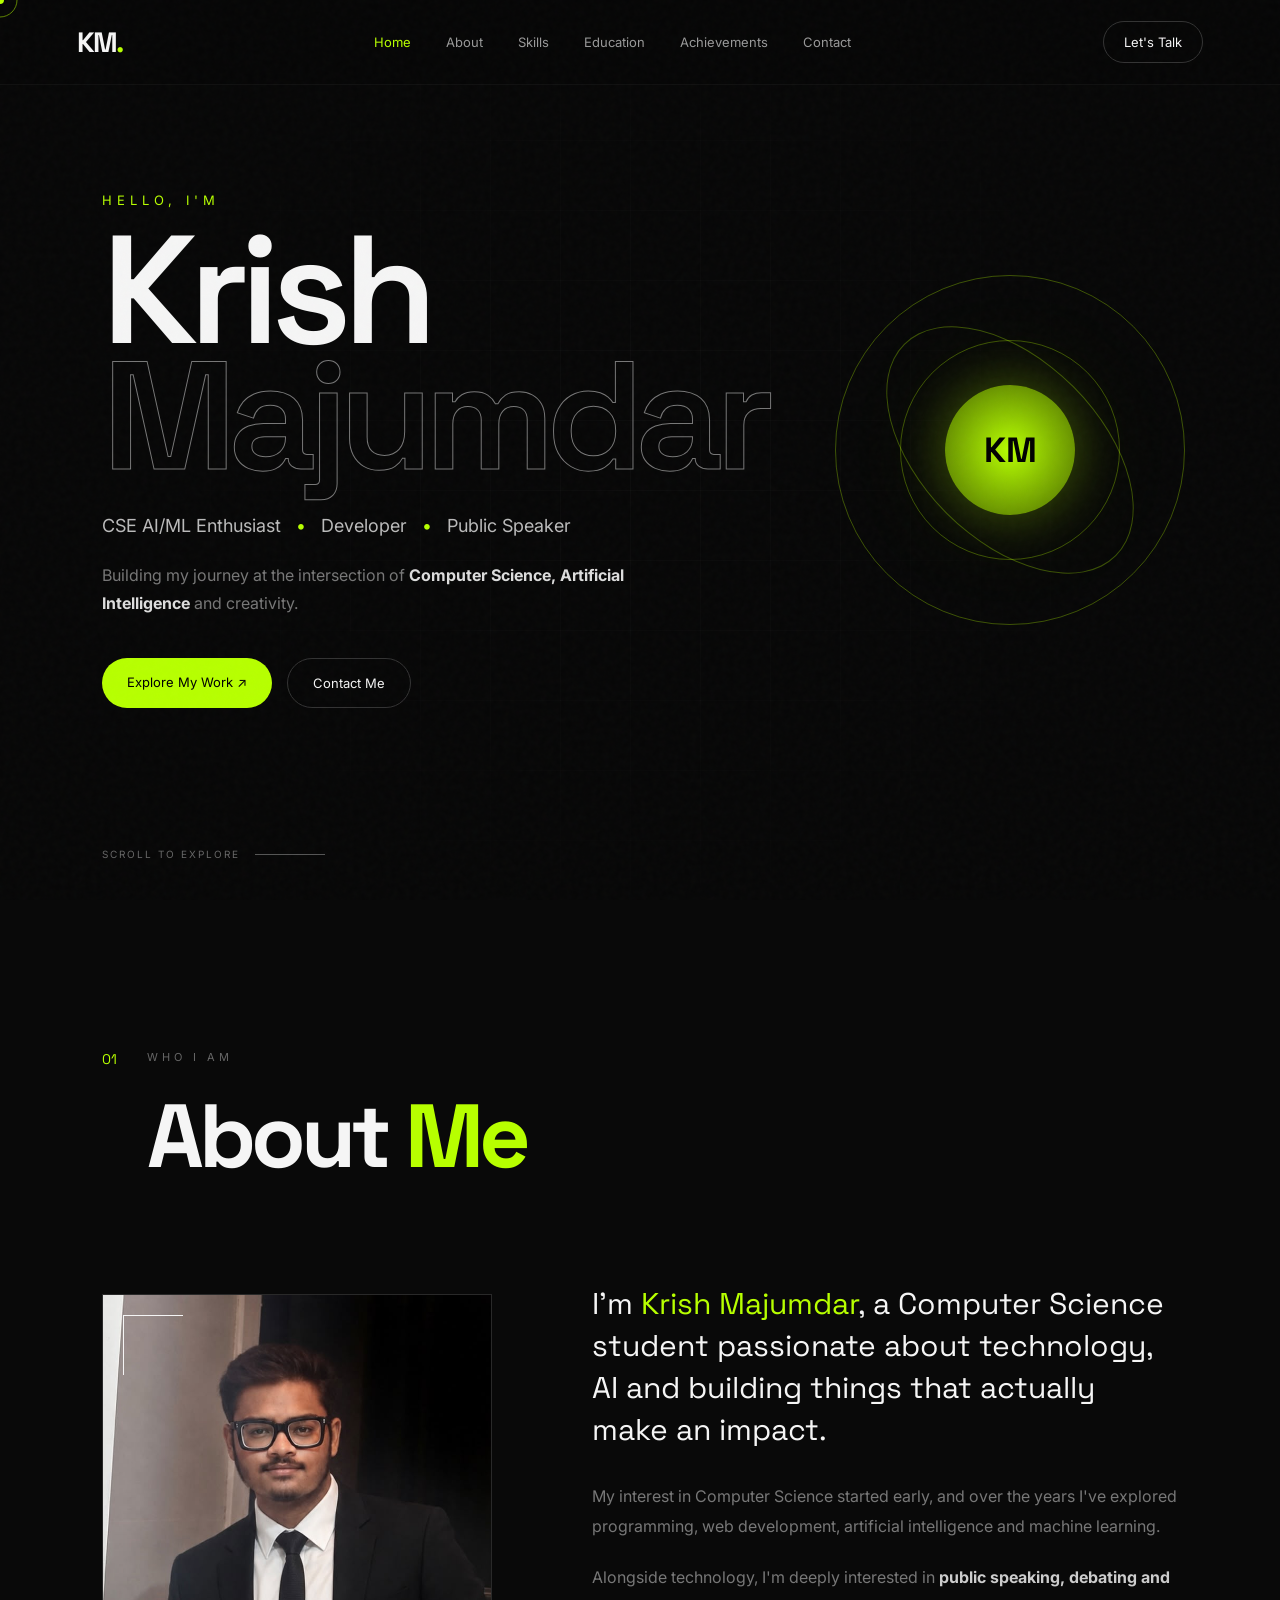
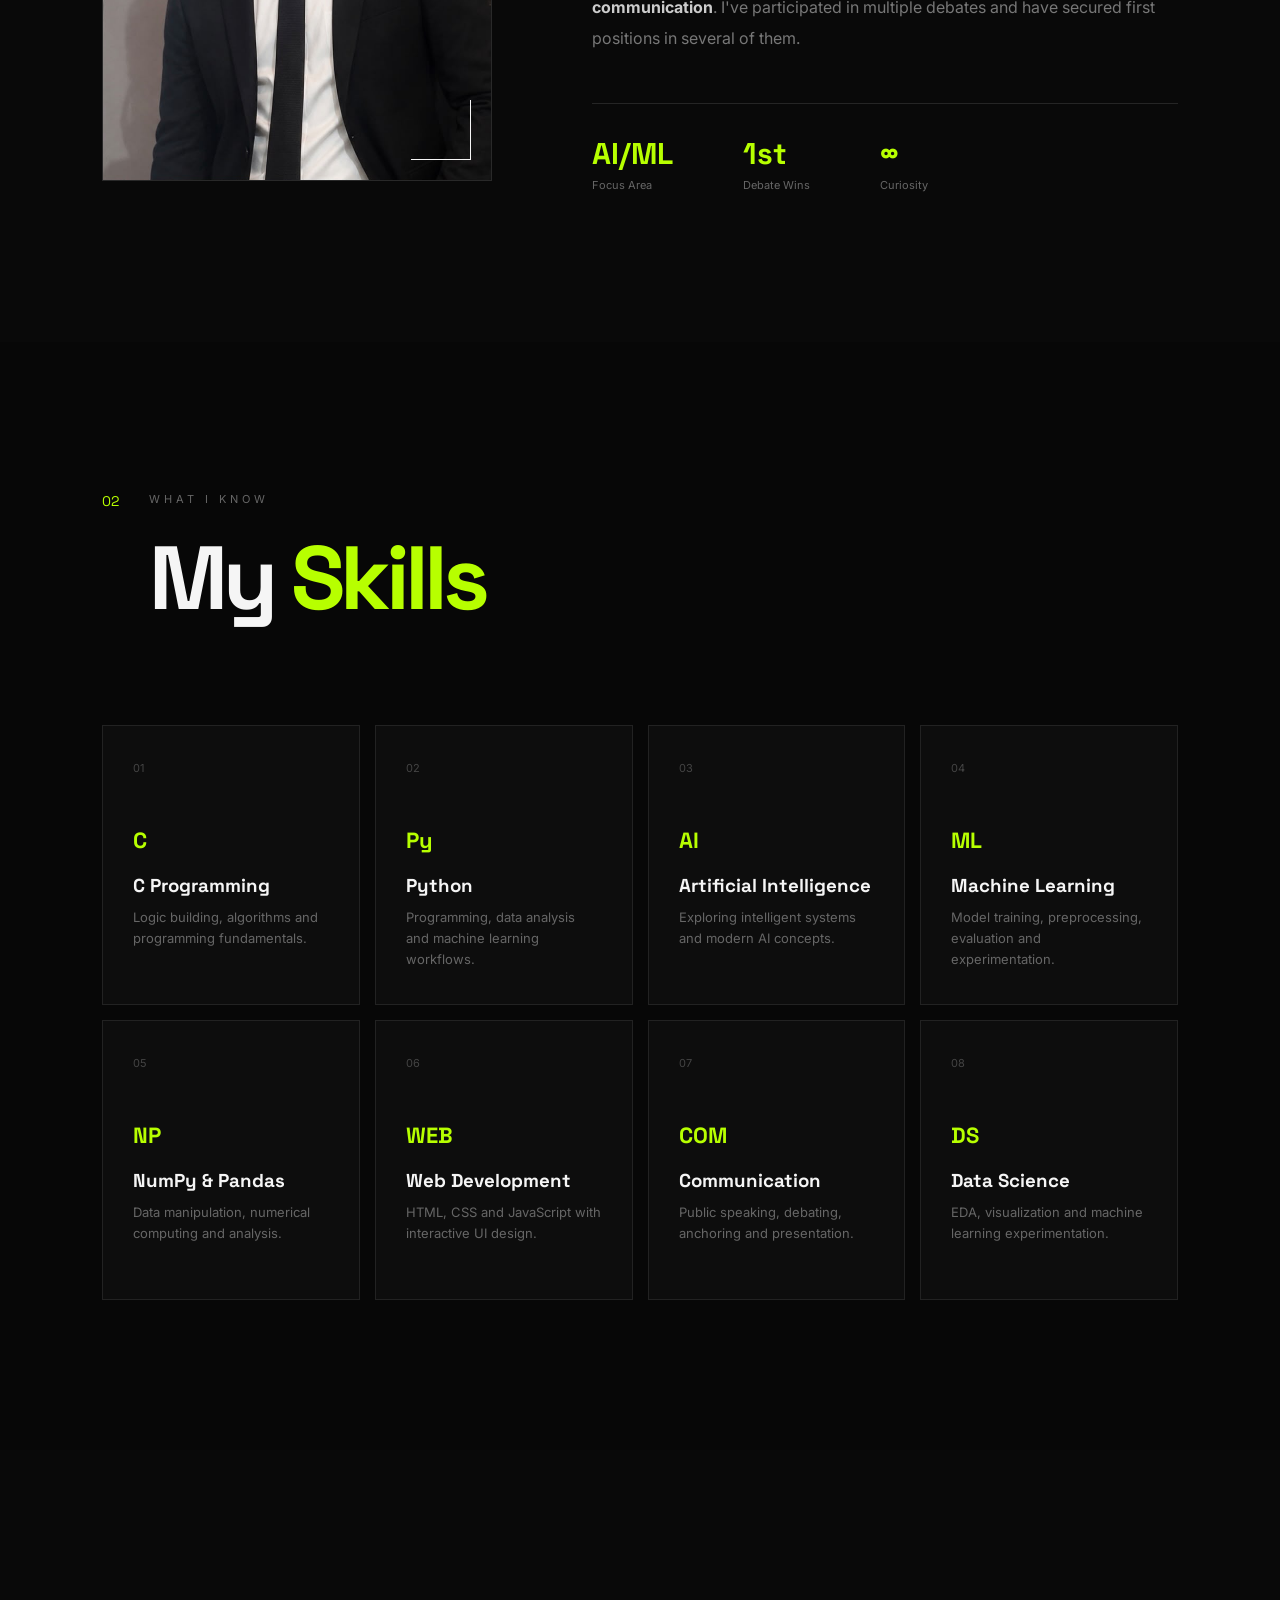
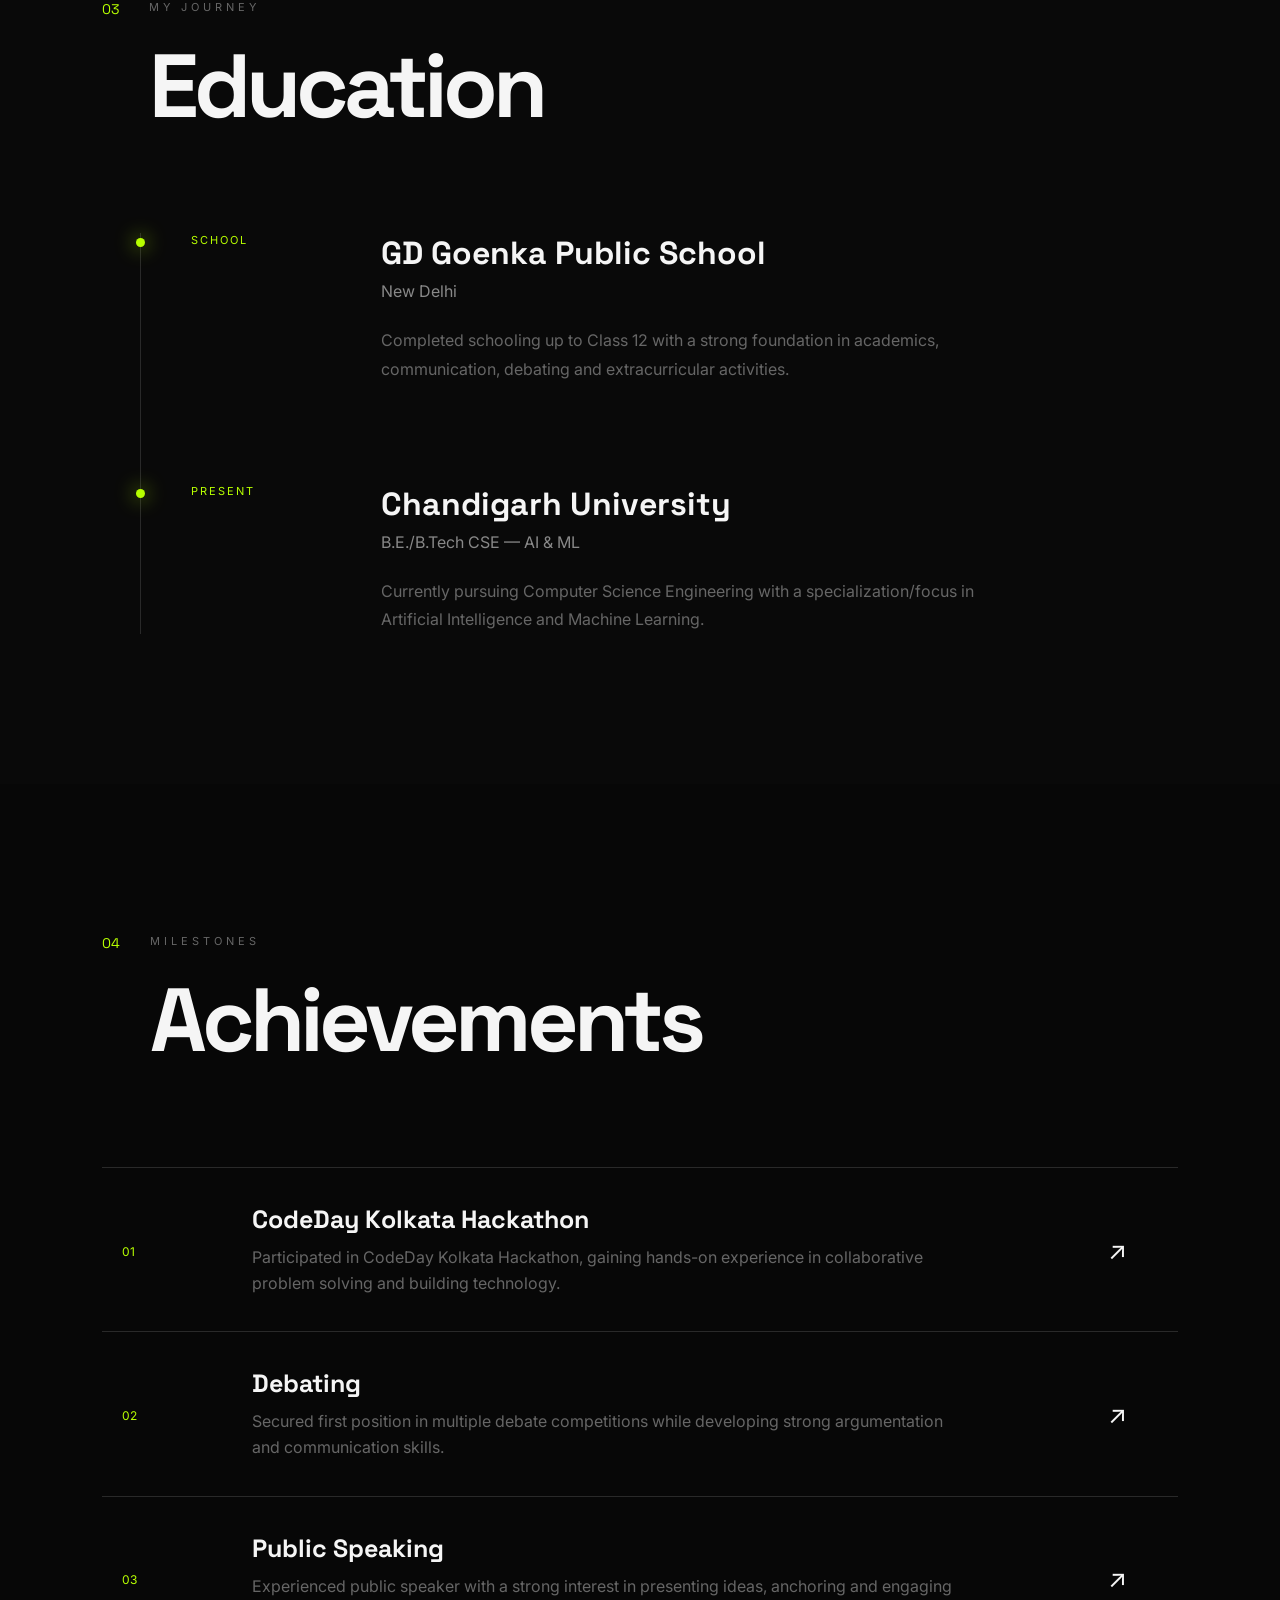
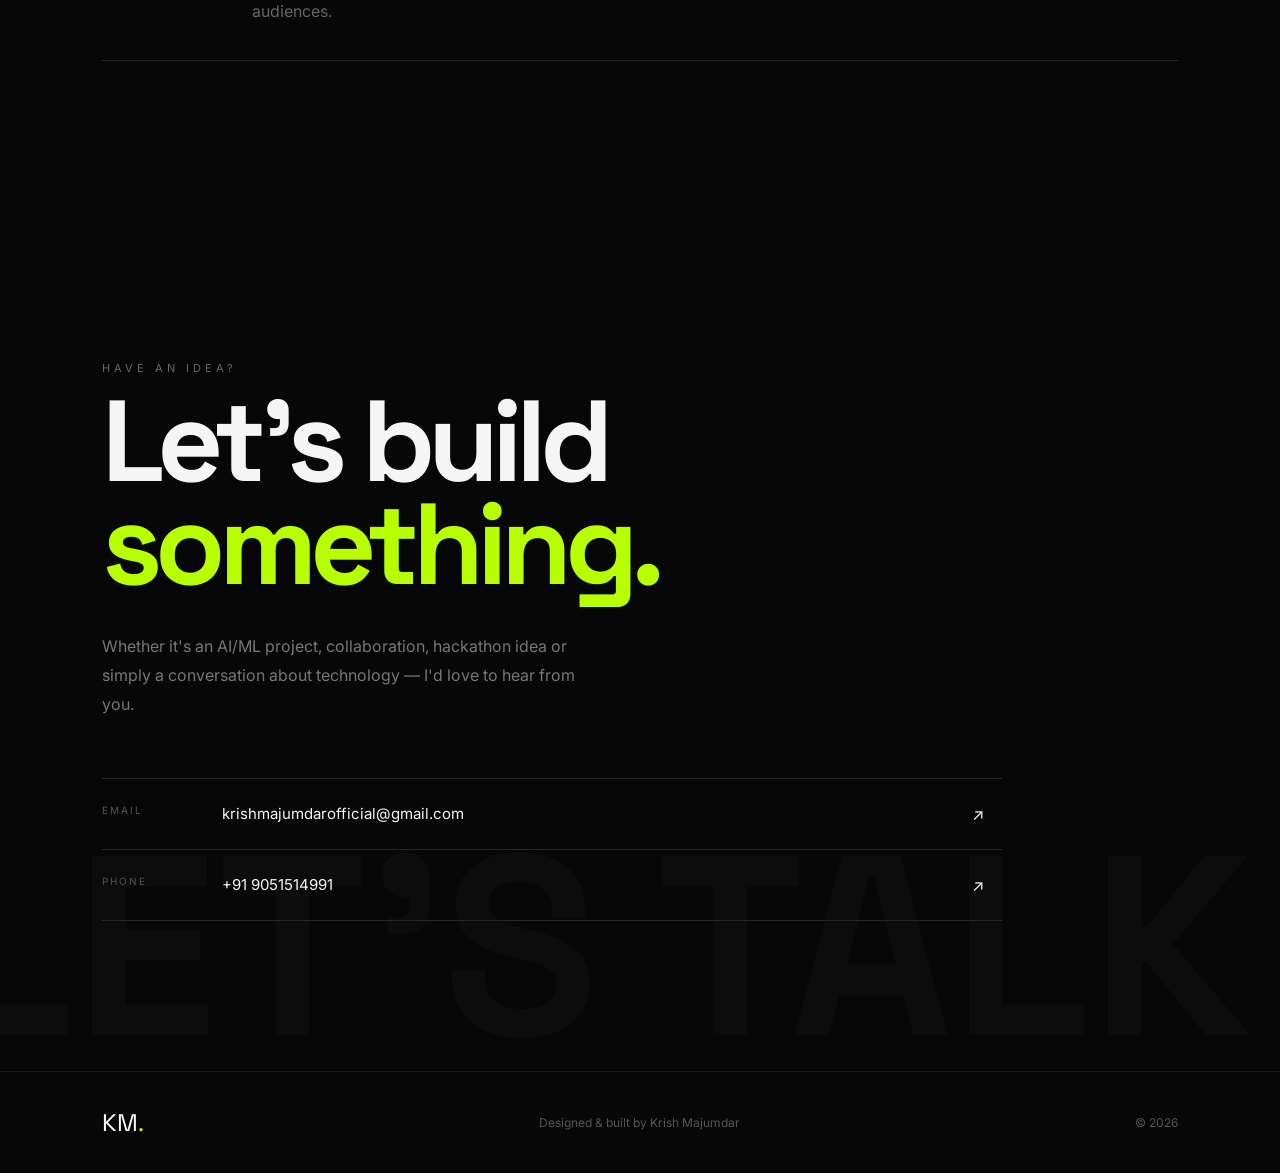
<file: index.html>
<!DOCTYPE html>
<html lang="en">
<head>
    <meta charset="UTF-8">
    <meta name="viewport" content="width=device-width, initial-scale=1.0">

    <title>Krish Majumdar | AI/ML Enthusiast</title>

    <link rel="stylesheet" href="style.css">

    <link rel="preconnect" href="https://fonts.googleapis.com">
    <link rel="preconnect" href="https://fonts.gstatic.com" crossorigin>

    <link href="https://fonts.googleapis.com/css2?family=Inter:wght@300;400;500;600;700;800&family=Space+Grotesk:wght@400;500;600;700&display=swap" rel="stylesheet">
</head>

<body>

    <!-- CURSOR -->
    <div class="cursor"></div>
    <div class="cursor-follower"></div>

    <!-- BACKGROUND -->
    <div class="noise"></div>

    <!-- NAVBAR -->
    <header class="navbar">

        <a href="#home" class="logo">
            KM<span>.</span>
        </a>

        <nav class="nav-links">
            <a href="#home">Home</a>
            <a href="#about">About</a>
            <a href="#skills">Skills</a>
            <a href="#education">Education</a>
            <a href="#achievements">Achievements</a>
            <a href="#contact">Contact</a>
        </nav>

        <a href="#contact" class="nav-contact">
            Let's Talk
        </a>

        <button class="menu-btn">
            <span></span>
            <span></span>
        </button>

    </header>


    <!-- HERO -->
    <section id="home" class="hero">

        <div class="hero-grid"></div>

        <div class="hero-content">

            <p class="hero-small">
                HELLO, I'M
            </p>

            <h1>
                Krish
                <span>Majumdar</span>
            </h1>

            <div class="hero-description">
                <p>
                    CSE AI/ML Enthusiast
                    <span>•</span>
                    Developer
                    <span>•</span>
                    Public Speaker
                </p>
            </div>

            <p class="hero-text">
                Building my journey at the intersection of
                <strong>Computer Science, Artificial Intelligence</strong>
                and creativity.
            </p>

            <div class="hero-buttons">

                <a href="work.html" class="primary-btn magnetic">
                    Explore My Work
                    <span>↗</span>
                </a>

                <a href="#contact" class="secondary-btn magnetic">
                    Contact Me
                </a>

            </div>

        </div>


        <div class="hero-orb">
            <div class="orb-ring ring-1"></div>
            <div class="orb-ring ring-2"></div>
            <div class="orb-ring ring-3"></div>

            <div class="orb-core">
                KM
            </div>
        </div>


        <div class="scroll-indicator">
            <span>SCROLL TO EXPLORE</span>
            <div class="scroll-line"></div>
        </div>

    </section>


    <!-- ABOUT -->
    <section id="about" class="section about">

        <div class="section-heading reveal">

            <span class="section-number">01</span>

            <div>
                <p class="eyebrow">WHO I AM</p>
                <h2>About <span>Me</span></h2>
            </div>

        </div>


        <div class="about-grid">

            <div class="about-image reveal">

                <div class="image-frame">

                    <img class="profile-photo" src="profile-photo.jpg" alt="Krish Majumdar wearing a black suit and tie">

                    <div class="image-corner top"></div>
                    <div class="image-corner bottom"></div>

                </div>

            </div>


            <div class="about-content reveal">

                <p class="big-text">
                    I'm <span>Krish Majumdar</span>, a Computer Science
                    student passionate about technology, AI and building
                    things that actually make an impact.
                </p>

                <p>
                    My interest in Computer Science started early, and over
                    the years I've explored programming, web development,
                    artificial intelligence and machine learning.
                </p>

                <p>
                    Alongside technology, I'm deeply interested in
                    <strong>public speaking, debating and communication</strong>.
                    I've participated in multiple debates and have secured
                    first positions in several of them.
                </p>

                <div class="about-stats">

                    <div class="stat">
                        <h3>AI/ML</h3>
                        <p>Focus Area</p>
                    </div>

                    <div class="stat">
                        <h3>1st</h3>
                        <p>Debate Wins</p>
                    </div>

                    <div class="stat">
                        <h3>∞</h3>
                        <p>Curiosity</p>
                    </div>

                </div>

            </div>

        </div>

    </section>


    <!-- SKILLS -->
    <section id="skills" class="section skills-section">

        <div class="section-heading reveal">

            <span class="section-number">02</span>

            <div>
                <p class="eyebrow">WHAT I KNOW</p>
                <h2>My <span>Skills</span></h2>
            </div>

        </div>


        <div class="skills-grid">

            <div class="skill-card magnetic-card reveal">
                <span class="skill-number">01</span>
                <div class="skill-icon">C</div>
                <h3>C Programming</h3>
                <p>Logic building, algorithms and programming fundamentals.</p>
            </div>


            <div class="skill-card magnetic-card reveal">
                <span class="skill-number">02</span>
                <div class="skill-icon">Py</div>
                <h3>Python</h3>
                <p>Programming, data analysis and machine learning workflows.</p>
            </div>


            <div class="skill-card magnetic-card reveal">
                <span class="skill-number">03</span>
                <div class="skill-icon">AI</div>
                <h3>Artificial Intelligence</h3>
                <p>Exploring intelligent systems and modern AI concepts.</p>
            </div>


            <div class="skill-card magnetic-card reveal">
                <span class="skill-number">04</span>
                <div class="skill-icon">ML</div>
                <h3>Machine Learning</h3>
                <p>Model training, preprocessing, evaluation and experimentation.</p>
            </div>


            <div class="skill-card magnetic-card reveal">
                <span class="skill-number">05</span>
                <div class="skill-icon">NP</div>
                <h3>NumPy & Pandas</h3>
                <p>Data manipulation, numerical computing and analysis.</p>
            </div>


            <div class="skill-card magnetic-card reveal">
                <span class="skill-number">06</span>
                <div class="skill-icon">WEB</div>
                <h3>Web Development</h3>
                <p>HTML, CSS and JavaScript with interactive UI design.</p>
            </div>


            <div class="skill-card magnetic-card reveal">
                <span class="skill-number">07</span>
                <div class="skill-icon">COM</div>
                <h3>Communication</h3>
                <p>Public speaking, debating, anchoring and presentation.</p>
            </div>


            <div class="skill-card magnetic-card reveal">
                <span class="skill-number">08</span>
                <div class="skill-icon">DS</div>
                <h3>Data Science</h3>
                <p>EDA, visualization and machine learning experimentation.</p>
            </div>

        </div>

    </section>


    <!-- EDUCATION -->
    <section id="education" class="section education-section">

        <div class="section-heading reveal">

            <span class="section-number">03</span>

            <div>
                <p class="eyebrow">MY JOURNEY</p>
                <h2>Education</h2>
            </div>

        </div>


        <div class="timeline">

            <div class="timeline-item reveal">

                <div class="timeline-dot"></div>

                <div class="timeline-year">
                    SCHOOL
                </div>

                <div class="timeline-content">

                    <h3>GD Goenka Public School</h3>

                    <p class="timeline-location">
                        New Delhi
                    </p>

                    <p>
                        Completed schooling up to Class 12 with a strong
                        foundation in academics, communication, debating
                        and extracurricular activities.
                    </p>

                </div>

            </div>


            <div class="timeline-item reveal">

                <div class="timeline-dot"></div>

                <div class="timeline-year">
                    PRESENT
                </div>

                <div class="timeline-content">

                    <h3>Chandigarh University</h3>

                    <p class="timeline-location">
                        B.E./B.Tech CSE — AI & ML
                    </p>

                    <p>
                        Currently pursuing Computer Science Engineering
                        with a specialization/focus in Artificial
                        Intelligence and Machine Learning.
                    </p>

                </div>

            </div>

        </div>

    </section>


    <!-- ACHIEVEMENTS -->
    <section id="achievements" class="section achievements-section">

        <div class="section-heading reveal">

            <span class="section-number">04</span>

            <div>
                <p class="eyebrow">MILESTONES</p>
                <h2>Achievements</h2>
            </div>

        </div>


        <div class="achievement-list">

            <div class="achievement-card reveal magnetic-card">

                <div class="achievement-left">
                    <span>01</span>
                </div>

                <div class="achievement-main">

                    <h3>CodeDay Kolkata Hackathon</h3>

                    <p>
                        Participated in CodeDay Kolkata Hackathon,
                        gaining hands-on experience in collaborative
                        problem solving and building technology.
                    </p>

                </div>

                <div class="achievement-arrow">
                    ↗
                </div>

            </div>


            <div class="achievement-card reveal magnetic-card">

                <div class="achievement-left">
                    <span>02</span>
                </div>

                <div class="achievement-main">

                    <h3>Debating</h3>

                    <p>
                        Secured first position in multiple debate
                        competitions while developing strong
                        argumentation and communication skills.
                    </p>

                </div>

                <div class="achievement-arrow">
                    ↗
                </div>

            </div>


            <div class="achievement-card reveal magnetic-card">

                <div class="achievement-left">
                    <span>03</span>
                </div>

                <div class="achievement-main">

                    <h3>Public Speaking</h3>

                    <p>
                        Experienced public speaker with a strong
                        interest in presenting ideas, anchoring
                        and engaging audiences.
                    </p>

                </div>

                <div class="achievement-arrow">
                    ↗
                </div>

            </div>

        </div>

    </section>


    <!-- CONTACT -->
    <section id="contact" class="contact-section">

        <div class="contact-bg-text">
            LET'S TALK
        </div>

        <div class="contact-content reveal">

            <p class="eyebrow">
                HAVE AN IDEA?
            </p>

            <h2>
                Let's build
                <span>something.</span>
            </h2>

            <p class="contact-description">
                Whether it's an AI/ML project, collaboration,
                hackathon idea or simply a conversation about
                technology — I'd love to hear from you.
            </p>


            <div class="contact-links">

                <a href="mailto:krishmajumdarofficial@gmail.com"
                   class="contact-item magnetic">

                    <span class="contact-label">EMAIL</span>

                    <span class="contact-value">
                        krishmajumdarofficial@gmail.com
                    </span>

                    <span>↗</span>

                </a>


                <a href="tel:9051514991"
                   class="contact-item magnetic">

                    <span class="contact-label">PHONE</span>

                    <span class="contact-value">
                        +91 9051514991
                    </span>

                    <span>↗</span>

                </a>

            </div>

        </div>

    </section>


    <!-- FOOTER -->
    <footer>

        <div class="footer-logo">
            KM<span>.</span>
        </div>

        <p>
            Designed & built by Krish Majumdar
        </p>

        <p>
            © 2026
        </p>

    </footer>


    <script src="script.js"></script>

</body>
</html>
</file>
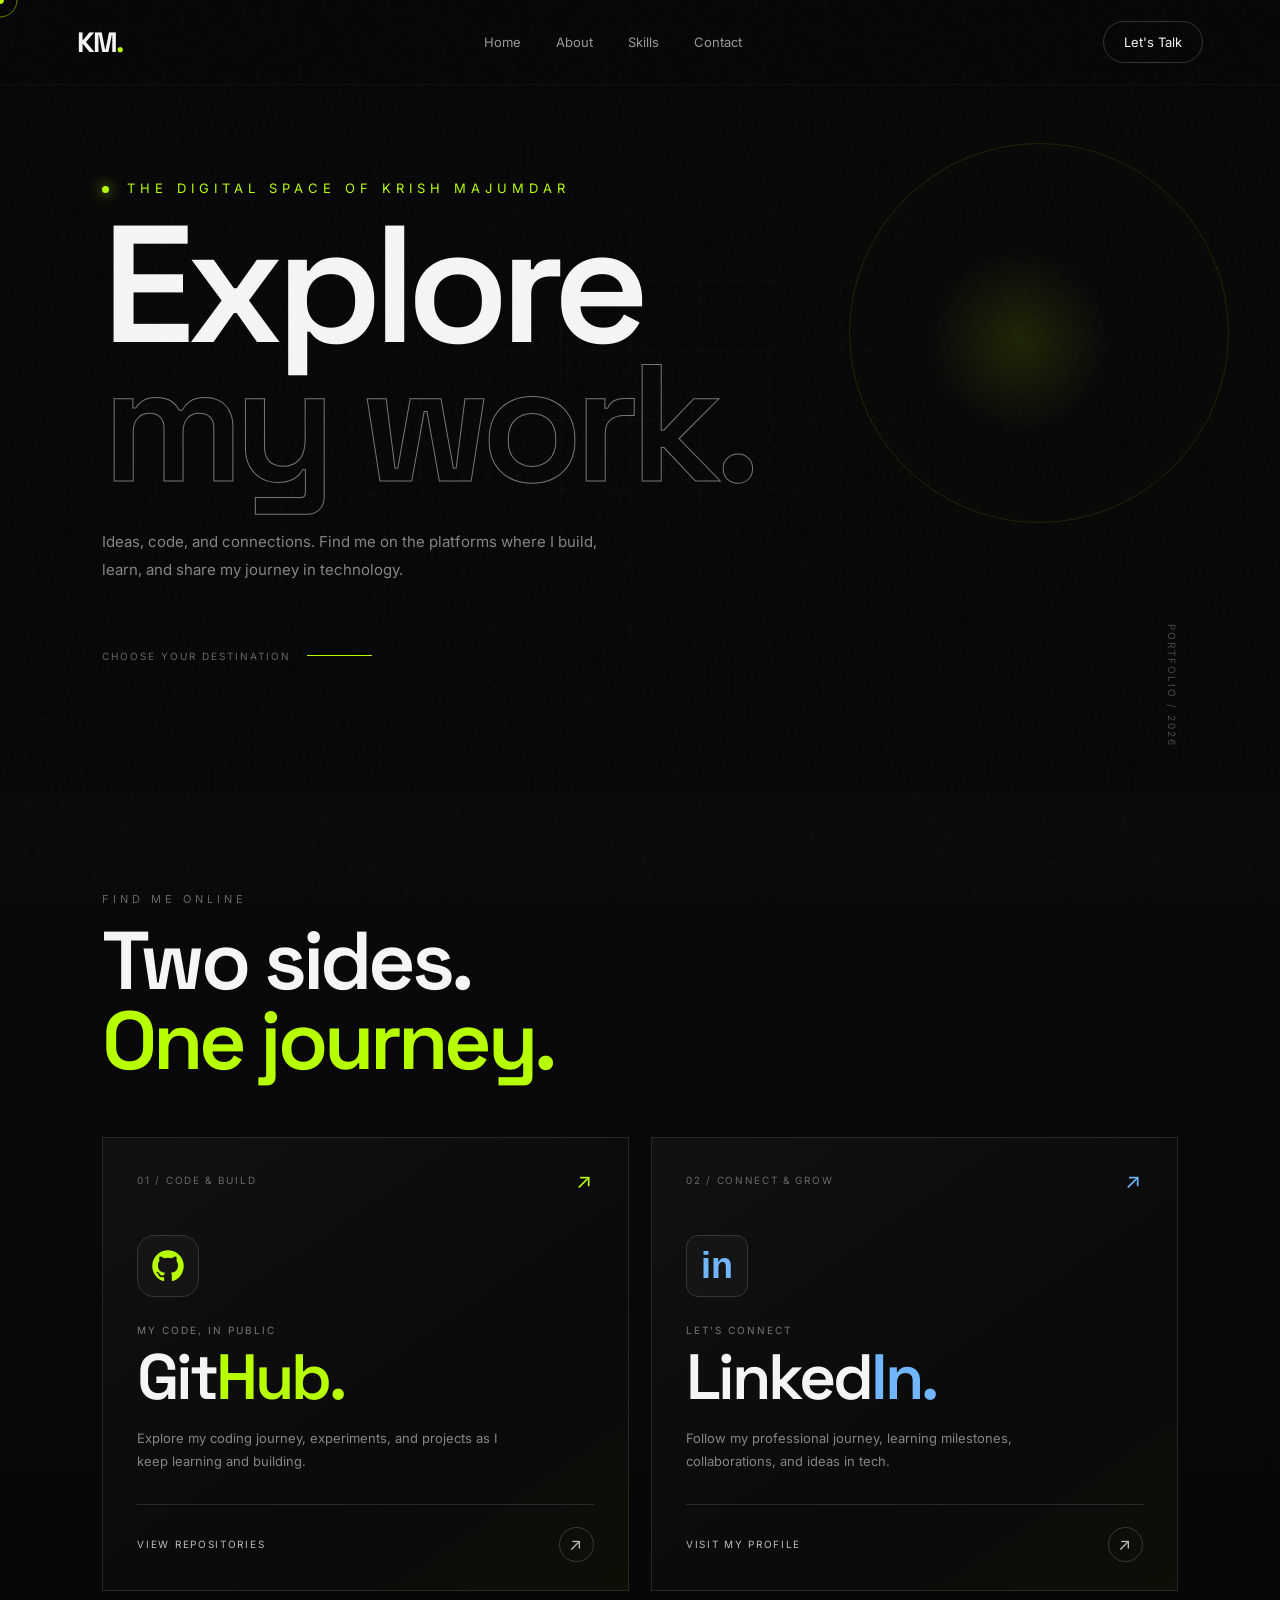
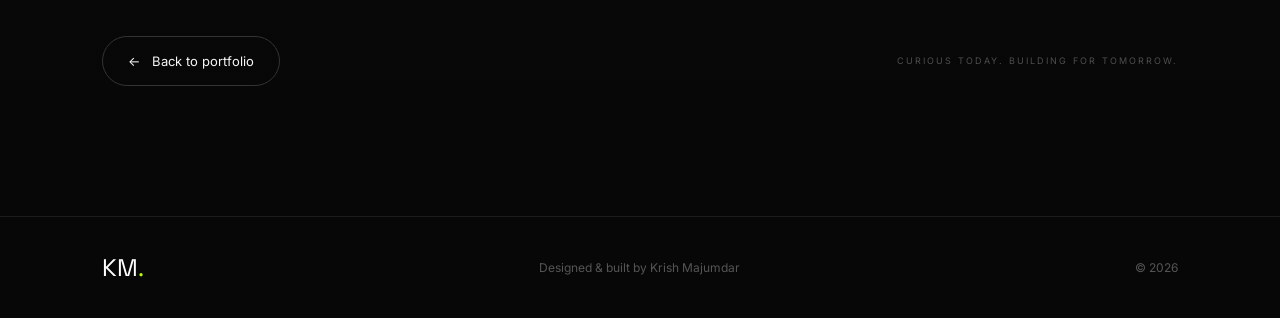
<file: work.html>
<!DOCTYPE html><html lang="en"><head><meta charset="UTF-8"><meta name="viewport" content="width=device-width, initial-scale=1.0"><meta name="theme-color" content="#070707"><title>Explore My Work | Krish Majumdar</title><link rel="stylesheet" href="style.css"><link rel="stylesheet" href="work.css"><link rel="preconnect" href="https://fonts.googleapis.com"><link rel="preconnect" href="https://fonts.gstatic.com" crossorigin><link href="https://fonts.googleapis.com/css2?family=Inter:wght@300;400;500;600;700;800&family=Space+Grotesk:wght@400;500;600;700&display=swap" rel="stylesheet"></head><body class="work-page"><div class="cursor"></div><div class="cursor-follower"></div><div class="noise"></div><header class="navbar work-navbar"><a href="index.html#home" class="logo">KM<span>.</span></a><nav class="nav-links" aria-label="Main navigation"><a href="index.html#home">Home</a><a href="index.html#about">About</a><a href="index.html#skills">Skills</a><a href="index.html#contact">Contact</a></nav><a href="index.html#contact" class="nav-contact">Let's Talk</a><button class="menu-btn" aria-label="Toggle navigation" aria-expanded="false"><span></span><span></span></button></header><main><section class="work-hero hero"><div class="hero-grid"></div><div class="work-glow glow-one"></div><div class="work-glow glow-two"></div><div class="work-content hero-content"><p class="hero-small"><span class="status-dot"></span> THE DIGITAL SPACE OF KRISH MAJUMDAR</p><h1>Explore<br><span>my work.</span></h1><p class="work-intro">Ideas, code, and connections. Find me on the platforms where I build, learn, and share my journey in technology.</p><div class="work-scroll"><span>CHOOSE YOUR DESTINATION</span><span class="scroll-line"></span></div></div><div class="work-index">PORTFOLIO / 2026</div></section><section class="platform-section"><div class="platform-heading reveal"><p class="eyebrow">FIND ME ONLINE</p><h2>Two sides.<br><span>One journey.</span></h2></div><div class="platform-grid"><a class="platform-card github-card magnetic-card reveal" href="https://github.com/krishmajumdarofficial-tech" target="_blank" rel="noopener noreferrer" aria-label="Visit Krish Majumdar on GitHub, opens in a new tab"><div class="card-topline"><span>01 / CODE &amp; BUILD</span><span class="live-arrow">↗</span></div><div class="platform-mark github-mark" aria-hidden="true"><svg viewBox="0 0 24 24"><path d="M12 .9a11.1 11.1 0 0 0-3.51 21.63c.55.1.76-.24.76-.54v-2.1c-3.1.67-3.76-1.32-3.76-1.32-.5-1.29-1.24-1.63-1.24-1.63-1.01-.69.08-.68.08-.68 1.12.08 1.71 1.15 1.71 1.15.99 1.7 2.6 1.21 3.23.92.1-.72.39-1.21.71-1.49-2.48-.28-5.09-1.24-5.09-5.52 0-1.22.44-2.22 1.15-3-.12-.28-.5-1.42.11-2.96 0 0 .94-.3 3.05 1.15a10.6 10.6 0 0 1 5.55 0c2.12-1.45 3.05-1.15 3.05-1.15.61 1.54.23 2.68.12 2.96.71.78 1.14 1.78 1.14 3.01 0 4.29-2.61 5.23-5.1 5.5.4.35.76 1.02.76 2.06v3.1c0 .3.2.65.77.54A11.1 11.1 0 0 0 12 .9Z"/></svg></div><p class="platform-kicker">MY CODE, IN PUBLIC</p><h3>Git<span>Hub.</span></h3><p class="platform-description">Explore my coding journey, experiments, and projects as I keep learning and building.</p><div class="card-bottom"><span>VIEW REPOSITORIES</span><span class="round-arrow">↗</span></div><div class="card-shine"></div></a><a class="platform-card linkedin-card magnetic-card reveal" href="https://www.linkedin.com/in/krish-majumdar-a5966536a/" target="_blank" rel="noopener noreferrer" aria-label="Visit Krish Majumdar on LinkedIn, opens in a new tab"><div class="card-topline"><span>02 / CONNECT &amp; GROW</span><span class="live-arrow">↗</span></div><div class="platform-mark linkedin-mark" aria-hidden="true">in</div><p class="platform-kicker">LET'S CONNECT</p><h3>Linked<span>In.</span></h3><p class="platform-description">Follow my professional journey, learning milestones, collaborations, and ideas in tech.</p><div class="card-bottom"><span>VISIT MY PROFILE</span><span class="round-arrow">↗</span></div><div class="card-shine"></div></a></div><div class="work-back reveal"><a href="index.html#home" class="secondary-btn magnetic">← &nbsp; Back to portfolio</a><p>CURIOUS TODAY. BUILDING FOR TOMORROW.</p></div></section></main><footer class="work-footer"><div class="footer-logo">KM<span>.</span></div><p>Designed &amp; built by Krish Majumdar</p><p>© 2026</p></footer><script src="script.js"></script><script>const workMenu=document.querySelector('.work-navbar .menu-btn');const workNav=document.querySelector('.work-navbar .nav-links');if(workMenu&&workNav){workMenu.addEventListener('click',()=>{const open=workNav.classList.toggle('mobile-active');workMenu.setAttribute('aria-expanded',String(open));});workNav.querySelectorAll('a').forEach(a=>a.addEventListener('click',()=>{workNav.classList.remove('mobile-active');workMenu.setAttribute('aria-expanded','false');}));}</script></body></html>
</file>
<file: style.css>
:root {
    --bg: #070707;
    --bg2: #0d0d0d;
    --text: #f5f5f5;
    --muted: #8b8b8b;
    --line: #242424;
    --accent: #b7ff00;
    --accent2: #8aff00;
}

* {
    margin: 0;
    padding: 0;
    box-sizing: border-box;
}

html {
    scroll-behavior: smooth;
}

body {
    background: var(--bg);
    color: var(--text);
    font-family: "Inter", sans-serif;
    overflow-x: hidden;
}

a {
    color: inherit;
    text-decoration: none;
}

button {
    font-family: inherit;
}

.noise {
    position: fixed;
    inset: 0;
    pointer-events: none;
    z-index: 9999;
    opacity: 0.035;
    background-image: url("data:image/svg+xml,%3Csvg viewBox='0 0 180 180' xmlns='http://www.w3.org/2000/svg'%3E%3Cfilter id='n'%3E%3CfeTurbulence type='fractalNoise' baseFrequency='.8' numOctaves='4' stitchTiles='stitch'/%3E%3C/filter%3E%3Crect width='100%25' height='100%25' filter='url(%23n)' opacity='.7'/%3E%3C/svg%3E");
}


/* ================= NAVBAR ================= */

.navbar {
    position: fixed;
    top: 0;
    left: 0;
    width: 100%;
    height: 85px;

    display: flex;
    align-items: center;
    justify-content: space-between;

    padding: 0 6vw;

    z-index: 1000;

    background: rgba(7, 7, 7, 0.65);
    backdrop-filter: blur(20px);

    border-bottom: 1px solid rgba(255,255,255,0.04);
}

.logo {
    font-family: "Space Grotesk", sans-serif;
    font-size: 28px;
    font-weight: 700;
    letter-spacing: -2px;
}

.logo span,
.footer-logo span {
    color: var(--accent);
}

.nav-links {
    display: flex;
    gap: 35px;
}

.nav-links a {
    color: #999;
    font-size: 13px;
    transition: 0.3s;
    position: relative;
}

.nav-links a::after {
    content: "";
    position: absolute;
    left: 0;
    bottom: -7px;
    width: 0;
    height: 1px;
    background: var(--accent);
    transition: 0.3s;
}

.nav-links a:hover {
    color: white;
}

.nav-links a:hover::after {
    width: 100%;
}

.nav-contact {
    border: 1px solid #333;
    padding: 12px 20px;
    border-radius: 30px;
    font-size: 13px;
    transition: 0.3s;
}

.nav-contact:hover {
    background: var(--accent);
    color: #000;
    border-color: var(--accent);
}

.menu-btn {
    display: none;
    background: none;
    border: none;
}


/* ================= HERO ================= */

.hero {
    min-height: 100vh;
    position: relative;

    display: flex;
    align-items: center;

    padding: 120px 8vw;

    overflow: hidden;
}

.hero-grid {
    position: absolute;
    inset: 0;

    background-image:
        linear-gradient(rgba(255,255,255,0.025) 1px, transparent 1px),
        linear-gradient(90deg, rgba(255,255,255,0.025) 1px, transparent 1px);

    background-size: 70px 70px;

    mask-image: radial-gradient(circle at center, black, transparent 75%);
}

.hero-content {
    position: relative;
    z-index: 3;
    max-width: 900px;
}

.hero-small {
    color: var(--accent);
    font-size: 13px;
    letter-spacing: 5px;
    margin-bottom: 20px;
}

.hero h1 {
    font-family: "Space Grotesk", sans-serif;
    font-size: clamp(70px, 12vw, 180px);
    line-height: 0.82;
    letter-spacing: -9px;
    font-weight: 600;
}

.hero h1 span {
    display: block;
    color: transparent;
    -webkit-text-stroke: 1px #777;
    transition: 0.5s;
}

.hero h1:hover span {
    color: var(--accent);
    -webkit-text-stroke: 0;
}

.hero-description {
    margin-top: 35px;
}

.hero-description p {
    color: #bbb;
    font-size: 18px;
}

.hero-description span {
    color: var(--accent);
    margin: 0 10px;
}

.hero-text {
    margin-top: 25px;
    max-width: 560px;
    color: #777;
    line-height: 1.8;
}

.hero-text strong {
    color: #ddd;
}

.hero-buttons {
    display: flex;
    gap: 15px;
    margin-top: 40px;
}

.primary-btn,
.secondary-btn {
    padding: 16px 25px;
    border-radius: 40px;
    font-size: 13px;
    transition: 0.3s;
}

.primary-btn {
    background: var(--accent);
    color: #000;
}

.secondary-btn {
    border: 1px solid #333;
}

.primary-btn:hover {
    transform: scale(1.05);
    box-shadow: 0 0 35px rgba(183,255,0,0.25);
}

.secondary-btn:hover {
    border-color: var(--accent);
    color: var(--accent);
}


/* ORB */

.hero-orb {
    position: absolute;
    right: 7vw;
    top: 50%;

    width: 360px;
    height: 360px;

    transform: translateY(-50%);

    display: flex;
    justify-content: center;
    align-items: center;
}

.orb-ring {
    position: absolute;
    border: 1px solid rgba(183,255,0,0.3);
    border-radius: 50%;
}

.ring-1 {
    width: 220px;
    height: 220px;
    animation: rotate 12s linear infinite;
}

.ring-2 {
    width: 300px;
    height: 180px;
    transform: rotate(45deg);
    animation: rotateReverse 16s linear infinite;
}

.ring-3 {
    width: 350px;
    height: 350px;
    animation: rotate 25s linear infinite;
}

.orb-core {
    width: 130px;
    height: 130px;

    border-radius: 50%;

    display: flex;
    align-items: center;
    justify-content: center;

    background: radial-gradient(circle, #b7ff00, #496700);

    color: #000;

    font-family: "Space Grotesk";
    font-size: 35px;
    font-weight: 700;

    box-shadow:
        0 0 50px rgba(183,255,0,0.3),
        0 0 120px rgba(183,255,0,0.1);
}

@keyframes rotate {
    to {
        transform: rotate(360deg);
    }
}

@keyframes rotateReverse {
    to {
        transform: rotate(-360deg);
    }
}

.scroll-indicator {
    position: absolute;
    bottom: 40px;
    left: 8vw;

    display: flex;
    align-items: center;
    gap: 15px;

    color: #666;
    font-size: 10px;
    letter-spacing: 2px;
}

.scroll-line {
    width: 70px;
    height: 1px;
    background: #555;
}


/* ================= GENERAL SECTIONS ================= */

.section {
    padding: 150px 8vw;
}

.section-heading {
    display: flex;
    gap: 30px;
    margin-bottom: 90px;
}

.section-number {
    color: var(--accent);
    font-family: "Space Grotesk";
    font-size: 14px;
}

.eyebrow {
    color: #666;
    font-size: 11px;
    letter-spacing: 4px;
    margin-bottom: 15px;
}

.section-heading h2 {
    font-family: "Space Grotesk";
    font-size: clamp(50px, 7vw, 100px);
    letter-spacing: -5px;
}

.section-heading h2 span {
    color: var(--accent);
}


/* ================= ABOUT ================= */

.about {
    background: #090909;
}

.about-grid {
    display: grid;
    grid-template-columns: 0.8fr 1.2fr;
    gap: 100px;
    align-items: center;
}

.image-frame {
    position: relative;
    aspect-ratio: 0.8;
    border: 1px solid #292929;
    overflow: hidden;
}

.image-placeholder {
    width: 100%;
    height: 100%;

    display: flex;
    justify-content: center;
    align-items: center;

    background:
        radial-gradient(circle at 50% 40%, #262626, #080808 65%);
}

.image-placeholder span {
    font-family: "Space Grotesk";
    font-size: 100px;
    color: #333;
}

.image-corner {
    position: absolute;
    width: 60px;
    height: 60px;
    border-color: var(--accent);
}

.image-corner.top {
    top: 20px;
    left: 20px;
    border-top: 1px solid;
    border-left: 1px solid;
}

.image-corner.bottom {
    bottom: 20px;
    right: 20px;
    border-bottom: 1px solid;
    border-right: 1px solid;
}

.about-content {
    max-width: 650px;
}

.big-text {
    font-family: "Space Grotesk";
    font-size: 30px;
    line-height: 1.4;
    margin-bottom: 30px;
}

.big-text span {
    color: var(--accent);
}

.about-content > p:not(.big-text) {
    color: #777;
    line-height: 1.9;
    margin-bottom: 20px;
}

.about-content strong {
    color: #ccc;
}

.about-stats {
    display: flex;
    gap: 70px;
    margin-top: 50px;
    border-top: 1px solid #252525;
    padding-top: 30px;
}

.stat h3 {
    color: var(--accent);
    font-family: "Space Grotesk";
    font-size: 30px;
}

.stat p {
    color: #666;
    font-size: 11px;
    margin-top: 5px;
}


/* ================= SKILLS ================= */

.skills-grid {
    display: grid;
    grid-template-columns: repeat(4, 1fr);
    gap: 15px;
}

.skill-card {
    position: relative;
    min-height: 280px;

    padding: 30px;

    background: #0d0d0d;
    border: 1px solid #222;

    overflow: hidden;

    transition:
        transform 0.5s cubic-bezier(.2,.8,.2,1),
        border-color 0.3s;
}

.skill-card::before {
    content: "";

    position: absolute;

    width: 200px;
    height: 200px;

    background: var(--accent);

    border-radius: 50%;

    filter: blur(90px);

    opacity: 0;

    right: -100px;
    bottom: -100px;

    transition: 0.5s;
}

.skill-card:hover {
    border-color: var(--accent);
    transform: translateY(-12px);
}

.skill-card:hover::before {
    opacity: 0.12;
}

.skill-number {
    color: #444;
    font-size: 11px;
}

.skill-icon {
    margin-top: 50px;

    color: var(--accent);

    font-family: "Space Grotesk";
    font-size: 22px;
    font-weight: 700;
}

.skill-card h3 {
    margin-top: 20px;
    font-family: "Space Grotesk";
}

.skill-card p {
    margin-top: 10px;
    color: #666;
    font-size: 13px;
    line-height: 1.6;
}


/* ================= EDUCATION ================= */

.education-section {
    background: #090909;
}

.timeline {
    max-width: 1000px;
    margin: auto;
    border-left: 1px solid #292929;
}

.timeline-item {
    position: relative;

    display: grid;
    grid-template-columns: 150px 1fr;

    gap: 40px;

    padding: 0 0 100px 50px;
}

.timeline-item:last-child {
    padding-bottom: 0;
}

.timeline-dot {
    position: absolute;

    left: -5px;
    top: 5px;

    width: 9px;
    height: 9px;

    border-radius: 50%;

    background: var(--accent);

    box-shadow: 0 0 20px var(--accent);
}

.timeline-year {
    color: var(--accent);
    font-size: 11px;
    letter-spacing: 2px;
}

.timeline-content h3 {
    font-family: "Space Grotesk";
    font-size: 32px;
}

.timeline-location {
    margin-top: 8px;
    color: #888;
}

.timeline-content > p:last-child {
    margin-top: 25px;
    max-width: 600px;
    color: #666;
    line-height: 1.8;
}


/* ================= ACHIEVEMENTS ================= */

.achievement-list {
    max-width: 1200px;
}

.achievement-card {
    display: grid;
    grid-template-columns: 100px 1fr 50px;
    gap: 30px;

    align-items: center;

    padding: 35px 20px;

    border-top: 1px solid #292929;

    transition: 0.4s;
}

.achievement-card:last-child {
    border-bottom: 1px solid #292929;
}

.achievement-card:hover {
    padding-left: 40px;
    background: #0d0d0d;
}

.achievement-left span {
    color: var(--accent);
    font-size: 12px;
}

.achievement-main h3 {
    font-family: "Space Grotesk";
    font-size: 25px;
}

.achievement-main p {
    margin-top: 10px;
    color: #666;
    max-width: 700px;
    line-height: 1.6;
}

.achievement-arrow {
    font-size: 25px;
    transition: 0.3s;
}

.achievement-card:hover .achievement-arrow {
    color: var(--accent);
    transform: rotate(45deg);
}


/* ================= CONTACT ================= */

.contact-section {
    min-height: 90vh;

    position: relative;
    overflow: hidden;

    display: flex;
    align-items: center;

    padding: 150px 8vw;
}

.contact-bg-text {
    position: absolute;

    font-family: "Space Grotesk";
    font-size: 20vw;
    font-weight: 700;

    color: #0c0c0c;

    white-space: nowrap;

    left: -5vw;
    bottom: -3vw;

    pointer-events: none;
}

.contact-content {
    position: relative;
    z-index: 2;
    width: 100%;
}

.contact-content h2 {
    font-family: "Space Grotesk";
    font-size: clamp(60px, 9vw, 130px);
    line-height: 0.9;
    letter-spacing: -7px;
}

.contact-content h2 span {
    color: var(--accent);
}

.contact-description {
    max-width: 500px;
    color: #777;
    line-height: 1.8;
    margin-top: 35px;
}

.contact-links {
    margin-top: 60px;
    max-width: 900px;
}

.contact-item {
    display: grid;
    grid-template-columns: 100px 1fr 30px;

    gap: 20px;

    padding: 25px 0;

    border-top: 1px solid #292929;

    transition: 0.3s;
}

.contact-item:last-child {
    border-bottom: 1px solid #292929;
}

.contact-item:hover {
    padding-left: 20px;
    color: var(--accent);
}

.contact-label {
    font-size: 10px;
    color: #555;
    letter-spacing: 2px;
}

.contact-value {
    font-size: 15px;
}


/* ================= FOOTER ================= */

footer {
    padding: 35px 8vw;

    border-top: 1px solid #1c1c1c;

    display: flex;
    align-items: center;
    justify-content: space-between;

    color: #555;

    font-size: 12px;
}

.footer-logo {
    color: white;
    font-family: "Space Grotesk";
    font-size: 24px;
}


/* ================= REVEAL ANIMATION ================= */

.reveal {
    opacity: 0;
    transform: translateY(50px);

    transition:
        opacity 1s ease,
        transform 1s cubic-bezier(.2,.8,.2,1);
}

.reveal.active {
    opacity: 1;
    transform: translateY(0);
}


/* ================= CURSOR ================= */

.cursor {
    position: fixed;

    width: 8px;
    height: 8px;

    border-radius: 50%;

    background: var(--accent);

    pointer-events: none;

    z-index: 10000;

    transform: translate(-50%, -50%);
}

.cursor-follower {
    position: fixed;

    width: 35px;
    height: 35px;

    border: 1px solid rgba(183,255,0,0.5);

    border-radius: 50%;

    pointer-events: none;

    z-index: 9999;

    transform: translate(-50%, -50%);

    transition:
        width 0.2s,
        height 0.2s;
}


/* ================= MOBILE ================= */

@media (max-width: 1000px) {

    .nav-links,
    .nav-contact {
        display: none;
    }

    .menu-btn {
        display: block;
    }

    .menu-btn span {
        display: block;
        width: 25px;
        height: 1px;
        background: white;
        margin: 6px;
    }

    .hero-orb {
        opacity: 0.25;
        right: -100px;
    }

    .skills-grid {
        grid-template-columns: repeat(2, 1fr);
    }

    .about-grid {
        grid-template-columns: 1fr;
    }

}

@media (max-width: 600px) {

    .navbar {
        padding: 0 6vw;
    }

    .hero {
        padding: 120px 6vw 80px;
    }

    .hero h1 {
        font-size: 65px;
        letter-spacing: -5px;
    }

    .hero-orb {
        display: none;
    }

    .section {
        padding: 100px 6vw;
    }

    .section-heading {
        margin-bottom: 60px;
    }

    .section-heading h2 {
        font-size: 55px;
        letter-spacing: -4px;
    }

    .skills-grid {
        grid-template-columns: 1fr;
    }

    .about-stats {
        gap: 30px;
    }

    .timeline-item {
        grid-template-columns: 1fr;
        gap: 15px;
        padding-left: 30px;
    }

    .achievement-card {
        grid-template-columns: 40px 1fr 20px;
        gap: 10px;
    }

    .achievement-main h3 {
        font-size: 19px;
    }

    .achievement-main p {
        font-size: 13px;
    }

    .contact-content h2 {
        font-size: 65px;
        letter-spacing: -5px;
    }

    .contact-item {
        grid-template-columns: 1fr 20px;
    }

    .contact-label {
        display: none;
    }

    .contact-value {
        font-size: 13px;
    }

    footer {
        flex-direction: column;
        gap: 15px;
    }

}
/* ABOUT ME PROFILE PHOTO */
.profile-photo {
    display: block;
    width: 100%;
    height: 100%;
    object-fit: cover;
    object-position: center 35%;
    transition: transform 0.7s cubic-bezier(.2,.8,.2,1), filter 0.5s ease;
    filter: saturate(0.92);
}

.image-frame:hover .profile-photo {
    transform: scale(1.045);
    filter: saturate(1.08);
}
</file>
<file: work.css>
/* Animated Explore My Work page */
.work-page{min-height:100vh;background:#070707}.work-navbar{position:absolute}.work-hero{min-height:88vh;padding-top:160px;padding-bottom:110px;align-items:center}.work-content{max-width:900px;z-index:2}.work-content h1{font-family:"Space Grotesk",sans-serif;font-size:clamp(76px,13vw,170px);line-height:.83;letter-spacing:-9px;animation:work-rise 1s cubic-bezier(.2,.8,.2,1) both}.work-content h1 span{color:transparent;-webkit-text-stroke:1px #777;transition:color .5s}.work-content h1:hover span{color:var(--accent);-webkit-text-stroke:0}.work-intro{color:#858585;max-width:500px;line-height:1.9;font-size:15px;margin-top:35px;animation:work-rise 1s .15s both}.status-dot{display:inline-block;width:7px;height:7px;margin-right:9px;border-radius:50%;background:var(--accent);box-shadow:0 0 13px var(--accent);animation:status-pulse 1.8s infinite}.work-scroll{display:flex;align-items:center;gap:16px;margin-top:65px;color:#656565;font-size:10px;letter-spacing:2px}.work-scroll .scroll-line{display:inline-block;width:65px;height:1px;background:var(--accent);transform-origin:left;animation:line-grow 1.3s .5s both}.work-index{position:absolute;right:8vw;bottom:45px;color:#494949;font-size:10px;letter-spacing:2px;writing-mode:vertical-rl}.work-glow{position:absolute;border-radius:50%;pointer-events:none}.glow-one{width:380px;height:380px;right:4%;top:18%;border:1px solid rgba(183,255,0,.12);box-shadow:inset 0 0 100px rgba(183,255,0,.025),0 0 100px rgba(183,255,0,.025);animation:orbit-breathe 8s ease-in-out infinite}.glow-two{width:190px;height:190px;right:13%;top:31%;background:radial-gradient(circle,rgba(183,255,0,.12),transparent 70%);animation:orbit-breathe 6s ease-in-out infinite reverse}.platform-section{padding:100px 8vw 130px;background:linear-gradient(180deg,#090909,#070707)}.platform-heading{margin-bottom:55px}.platform-heading h2{font:600 clamp(48px,7vw,82px)/.98 "Space Grotesk",sans-serif;letter-spacing:-4px}.platform-heading h2 span{color:var(--accent)}.platform-grid{display:grid;grid-template-columns:repeat(2,minmax(0,1fr));gap:22px;max-width:1250px;margin:auto;perspective:1200px}.platform-card{min-height:430px;position:relative;display:flex;flex-direction:column;align-items:flex-start;padding:30px 34px 28px;overflow:hidden;isolation:isolate;background:linear-gradient(145deg,#111,#0a0a0a 65%,#0d1007);border:1px solid #272727;transition:border-color .45s,box-shadow .45s}.platform-card:hover{border-color:rgba(183,255,0,.75);box-shadow:0 20px 80px #0006,0 0 35px #b7ff000e}.linkedin-card:hover{border-color:#0a66c2;box-shadow:0 20px 80px #0006,0 0 35px #0a66c21f}.card-topline,.card-bottom{width:100%;display:flex;align-items:center;justify-content:space-between;position:relative;z-index:2}.card-topline{color:#696969;font-size:10px;letter-spacing:1.7px}.live-arrow{color:var(--accent);font-size:21px;transition:transform .3s}.linkedin-card .live-arrow{color:#70b7ff}.platform-card:hover .live-arrow{transform:translate(4px,-4px)}.platform-mark{width:62px;height:62px;display:grid;place-items:center;margin:42px 0 27px;border:1px solid #353535;border-radius:17px;background:#151515;color:var(--accent);transition:transform .45s,background .45s}.platform-card:hover .platform-mark{transform:rotate(-7deg) scale(1.08);background:#1a1d13}.platform-mark svg{width:34px;height:34px;fill:currentColor}.linkedin-mark{font:800 36px/1 Arial,sans-serif;color:#70b7ff;border-radius:12px}.platform-kicker{color:#777;font-size:10px;letter-spacing:2px;position:relative;z-index:2}.platform-card h3{font:600 clamp(42px,5vw,65px)/1 "Space Grotesk",sans-serif;letter-spacing:-3px;margin-top:9px;position:relative;z-index:2}.github-card h3 span{color:var(--accent)}.linkedin-card h3 span{color:#70b7ff}.platform-description{color:#858585;max-width:390px;line-height:1.8;font-size:13px;margin:18px 0 30px;position:relative;z-index:2}.card-bottom{margin-top:auto;padding-top:22px;border-top:1px solid #292929;color:#bcbcbc;font-size:10px;letter-spacing:1.7px}.round-arrow{display:grid;place-items:center;width:35px;height:35px;border:1px solid #3a3a3a;border-radius:50%;font-size:17px;transition:color .3s,background .3s,transform .3s}.platform-card:hover .round-arrow{color:#000;background:var(--accent);border-color:var(--accent);transform:rotate(45deg)}.linkedin-card:hover .round-arrow{background:#70b7ff;border-color:#70b7ff}.card-shine{position:absolute;width:260px;height:260px;right:-140px;bottom:-155px;border-radius:50%;background:var(--accent);filter:blur(90px);opacity:0;transition:opacity .5s;pointer-events:none}.linkedin-card .card-shine{background:#0a66c2}.platform-card:hover .card-shine{opacity:.13}.work-back{display:flex;align-items:center;justify-content:space-between;gap:20px;margin-top:45px}.work-back .secondary-btn{display:inline-flex;align-items:center;gap:10px}.work-back>p{color:#4f4f4f;font-size:9px;letter-spacing:2px}.work-footer{background:#070707}@keyframes work-rise{from{opacity:0;transform:translateY(35px)}to{opacity:1;transform:translateY(0)}}@keyframes status-pulse{0%,100%{box-shadow:0 0 0 0 #b7ff0073}50%{box-shadow:0 0 0 6px #b7ff0000}}@keyframes line-grow{from{transform:scaleX(0)}to{transform:scaleX(1)}}@keyframes orbit-breathe{0%,100%{transform:scale(.96) rotate(0);opacity:.55}50%{transform:scale(1.04) rotate(8deg);opacity:1}}@media(max-width:1000px){.work-navbar .nav-links.mobile-active{display:flex;position:absolute;top:85px;left:0;right:0;padding:25px 6vw;background:#070707f7;flex-direction:column;gap:22px;border-bottom:1px solid #222}.work-navbar .nav-contact{display:none}.glow-one{right:-170px;opacity:.55}.glow-two{right:-30px;opacity:.45}}@media(max-width:700px){.work-hero{min-height:80vh;padding:140px 6vw 90px}.work-content h1{font-size:clamp(65px,15vw,100px);letter-spacing:-5px}.work-intro{max-width:390px;font-size:14px}.work-index{right:6vw;bottom:25px}.platform-section{padding:80px 6vw 90px}.platform-heading{margin-bottom:35px}.platform-heading h2{letter-spacing:-3px}.platform-grid{grid-template-columns:1fr;gap:16px}.platform-card{min-height:390px;padding:25px}.platform-mark{margin-top:34px}.work-back{align-items:flex-start;flex-direction:column}.work-back>p{line-height:1.8}.work-footer{gap:12px}}@media(prefers-reduced-motion:reduce){*,*::before,*::after{animation-duration:.01ms!important;animation-iteration-count:1!important;scroll-behavior:auto!important;transition-duration:.01ms!important}}
</file>
